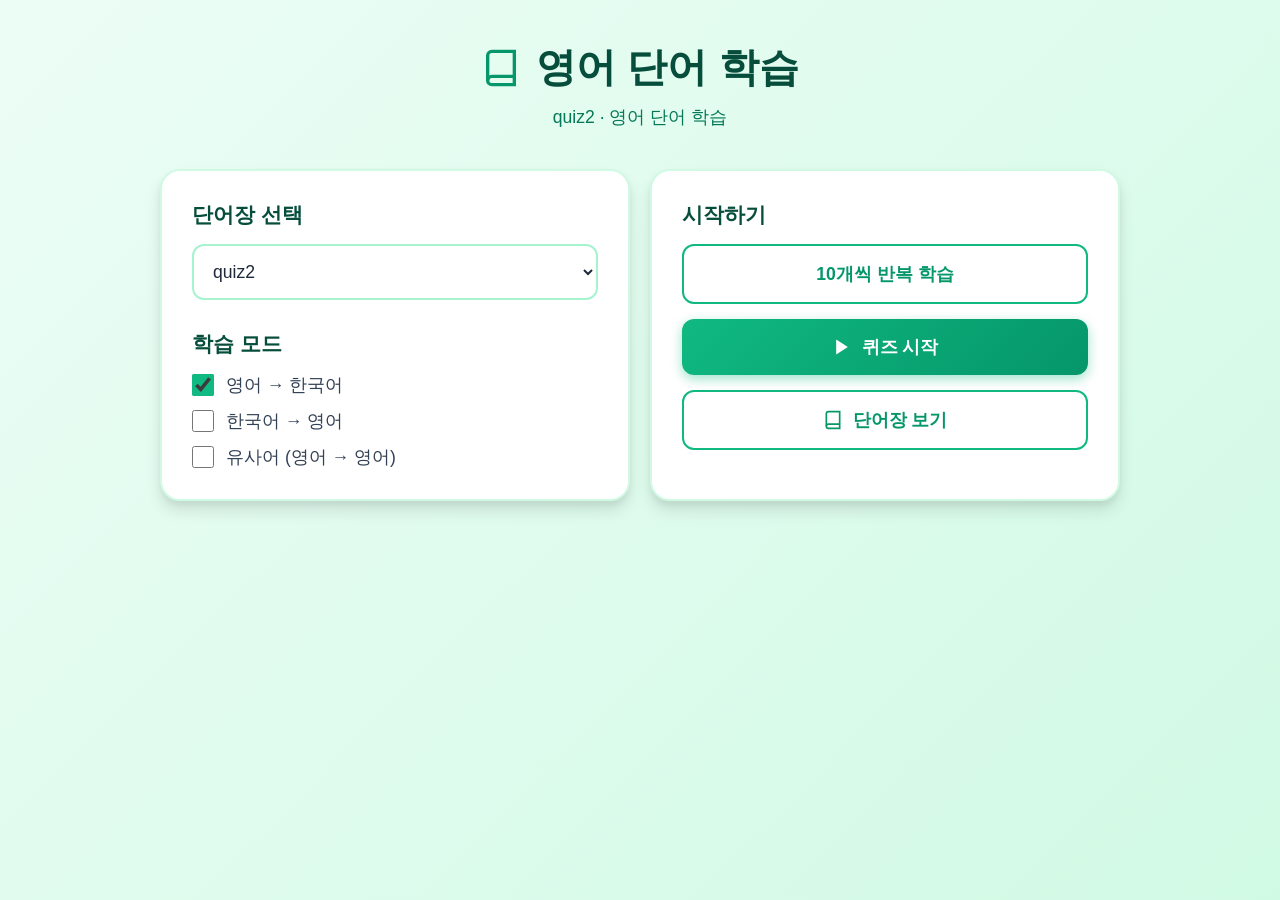
<file: index.html>
<!DOCTYPE html>
<html lang="ko">
<head>
  <meta charset="UTF-8">
  <meta name="viewport" content="width=device-width, initial-scale=1.0">
  <title>영어 단어 학습</title>
  <link rel="stylesheet" href="./css/style.css">
  <link rel="stylesheet" href="./css/learn.css">
</head>
<body>
  <div class="container">
    <div class="header">
      <svg class="icon" viewBox="0 0 24 24" fill="none" stroke="currentColor" stroke-width="2">
        <path d="M4 19.5A2.5 2.5 0 0 1 6.5 17H20"></path>
        <path d="M6.5 2H20v20H6.5A2.5 2.5 0 0 1 4 19.5v-15A2.5 2.5 0 0 1 6.5 2z"></path>
      </svg>
      <h1>영어 단어 학습</h1>
    </div>
    <p class="subtitle">quiz2 · 영어 단어 학습</p>

    <div class="grid">
      <div class="card">
        <h2>단어장 선택</h2>
        <select id="wordSet">
          <option value="quiz2">quiz2</option>
        </select>

        <h2 style="margin-top: 30px;">학습 모드</h2>
        <div class="mode-options">
          <label class="checkbox-label">
            <input type="checkbox" id="mode-enko" checked>
            <span>영어 → 한국어</span>
          </label>
          <label class="checkbox-label">
            <input type="checkbox" id="mode-koen">
            <span>한국어 → 영어</span>
          </label>
          <label class="checkbox-label">
            <input type="checkbox" id="mode-synonym">
            <span>유사어 (영어 → 영어)</span>
          </label>
        </div>
      </div>

      <div class="card">
        <h2>시작하기</h2>
        <a href="learn.html" class="btn-secondary learning-link">10개씩 반복 학습</a>
        <button class="btn-primary" onclick="startQuiz()">
          <svg class="btn-icon" viewBox="0 0 24 24" fill="currentColor">
            <polygon points="5 3 19 12 5 21 5 3"></polygon>
          </svg>
          퀴즈 시작
        </button>
        <button class="btn-secondary" onclick="startStudy()">
          <svg class="btn-icon" viewBox="0 0 24 24" fill="none" stroke="currentColor" stroke-width="2">
            <path d="M4 19.5A2.5 2.5 0 0 1 6.5 17H20"></path>
            <path d="M6.5 2H20v20H6.5A2.5 2.5 0 0 1 4 19.5v-15A2.5 2.5 0 0 1 6.5 2z"></path>
          </svg>
          단어장 보기
        </button>
      </div>
    </div>
  </div>

  <script src="./words/quiz2.js"></script>
  <script src="./js/common.js"></script>
  <script src="./js/main.js"></script>
</body>
</html>
</file>
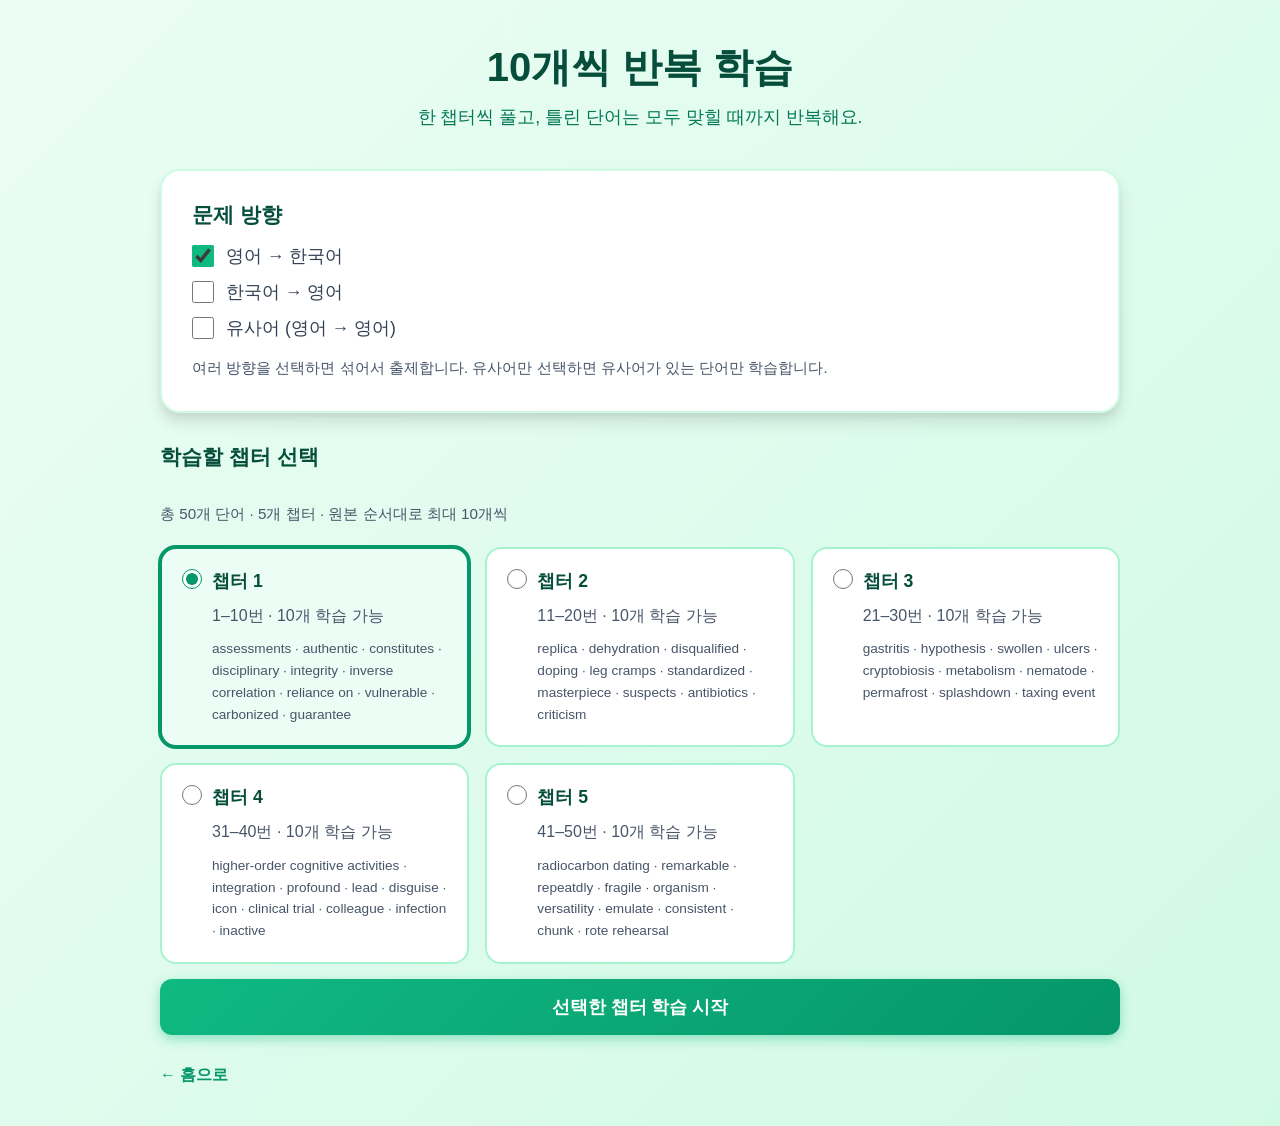
<file: learn.html>
<!DOCTYPE html>
<html lang="ko">
<head>
  <meta charset="UTF-8">
  <meta name="viewport" content="width=device-width, initial-scale=1.0">
  <title>10개씩 반복 학습 · quiz2</title>
  <link rel="stylesheet" href="./css/style.css">
  <link rel="stylesheet" href="./css/learn.css">
</head>
<body>
  <main class="container">
    <div class="header"><h1>10개씩 반복 학습</h1></div>
    <p class="subtitle">한 챕터씩 풀고, 틀린 단어는 모두 맞힐 때까지 반복해요.</p>
    <form id="learning-form">
      <section class="card">
        <fieldset>
          <legend>문제 방향</legend>
          <div class="mode-options">
            <label class="checkbox-label"><input type="checkbox" name="learn-mode" value="en-ko" checked>영어 → 한국어</label>
            <label class="checkbox-label"><input type="checkbox" name="learn-mode" value="ko-en">한국어 → 영어</label>
            <label class="checkbox-label"><input type="checkbox" name="learn-mode" value="synonym">유사어 (영어 → 영어)</label>
          </div>
        </fieldset>
        <p class="learning-note">여러 방향을 선택하면 섞어서 출제합니다. 유사어만 선택하면 유사어가 있는 단어만 학습합니다.</p>
      </section>
      <fieldset class="chapter-fieldset">
        <legend>학습할 챕터 선택</legend>
        <p id="chapter-summary" class="learning-note"></p>
        <div id="chapters" class="chapter-grid"></div>
      </fieldset>
      <p id="setup-message" class="learning-error" role="alert"></p>
      <button id="start-learning" type="submit" class="btn-primary">선택한 챕터 학습 시작</button>
    </form>
    <a href="index.html" class="home-link">← 홈으로</a>
  </main>
  <script src="./words/quiz2.js"></script>
  <script src="./js/common.js"></script>
  <script src="./js/learning.js"></script>
  <script src="./js/learn.js"></script>
</body>
</html>
</file>
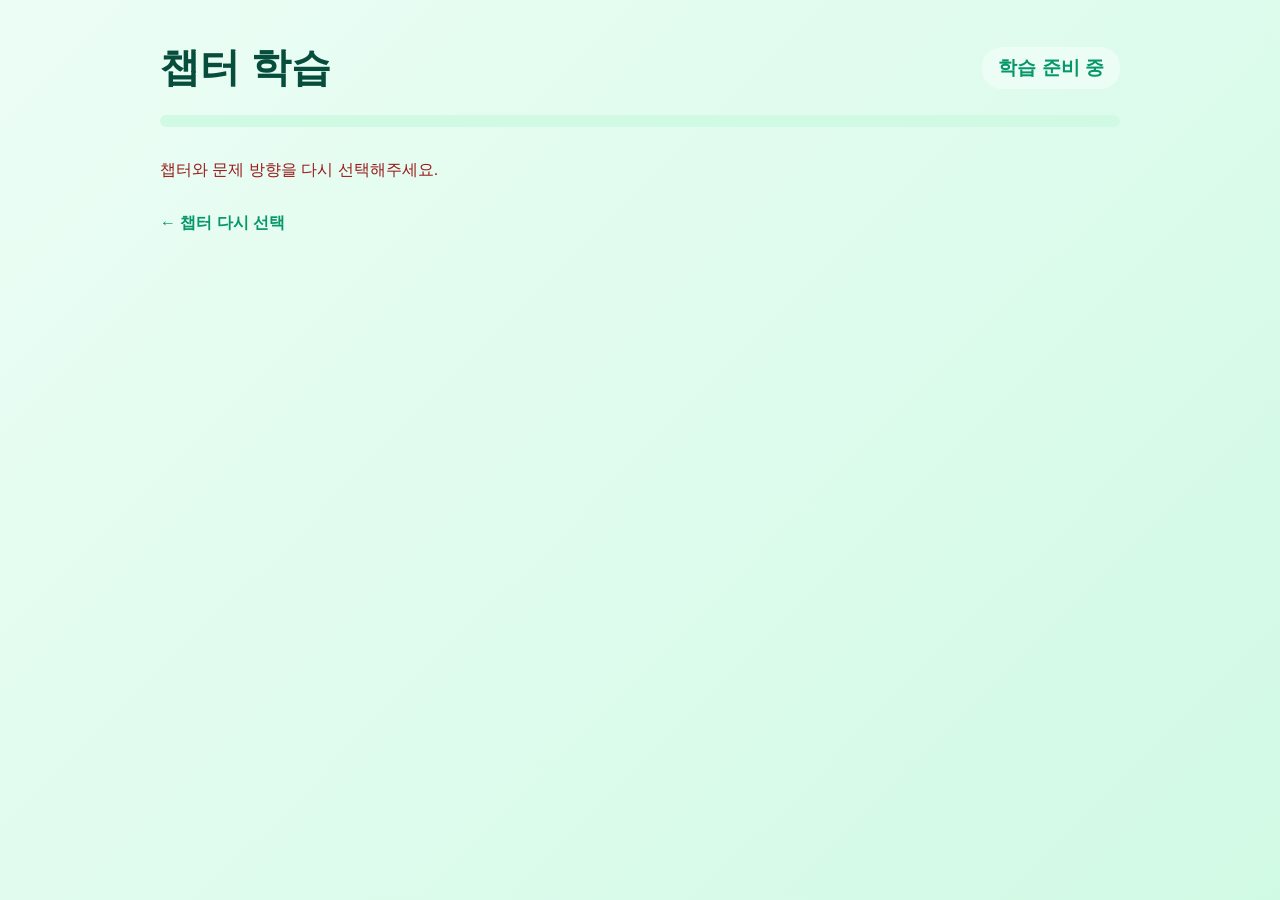
<file: practice.html>
<!DOCTYPE html>
<html lang="ko">
<head>
  <meta charset="UTF-8">
  <meta name="viewport" content="width=device-width, initial-scale=1.0">
  <title>챕터 학습 · quiz2</title>
  <link rel="stylesheet" href="./css/style.css">
  <link rel="stylesheet" href="./css/learn.css">
</head>
<body>
  <main class="container">
    <div class="quiz-header learning-header">
      <h1 id="chapter-title">챕터 학습</h1>
      <span id="mastery-count" class="counter">학습 준비 중</span>
    </div>
    <p id="round-status" class="round-status" role="status"></p>
    <div id="mastery-progress" class="progress-bar" role="progressbar" aria-label="맞힌 단어 수" aria-valuemin="0" aria-valuenow="0" aria-valuemax="10">
      <div id="progress" class="progress" style="width:0%"></div>
    </div>
    <section id="practice-panel" class="card">
      <div class="learning-question-header">
        <span id="mode-badge" class="mode-badge"></span>
        <span id="counter" class="counter"></span>
      </div>
      <h2 id="question" class="question"></h2>
      <form id="answer-form" class="answer-area">
        <label class="visually-hidden" for="answer">정답</label>
        <input type="text" id="answer" placeholder="정답을 입력하세요" autocomplete="off" enterkeyhint="done" aria-describedby="result">
        <button id="submit-btn" type="submit" class="btn-check">확인</button>
      </form>
      <button id="skip-btn" type="button" class="learning-skip">모르겠어요 · 정답 보기</button>
      <div id="result" class="result-area" role="status"></div>
    </section>
    <section id="completion-panel" class="card result-card" hidden>
      <div class="emoji" aria-hidden="true">🎉</div>
      <h2 id="completion-title" tabindex="-1">챕터 학습 완료!</h2>
      <p id="completion-detail" class="score-text"></p>
      <a id="next-chapter" class="btn-primary learning-link" hidden>다음 챕터 학습</a>
      <a href="learn.html" class="btn-secondary learning-link">다른 챕터 선택</a>
    </section>
    <p id="practice-error" class="learning-error" role="alert"></p>
    <a href="learn.html" class="home-link">← 챕터 다시 선택</a>
  </main>
  <script src="./words/quiz2.js"></script>
  <script src="./js/common.js"></script>
  <script src="./js/learning.js"></script>
  <script src="./js/practice.js"></script>
</body>
</html>
</file>
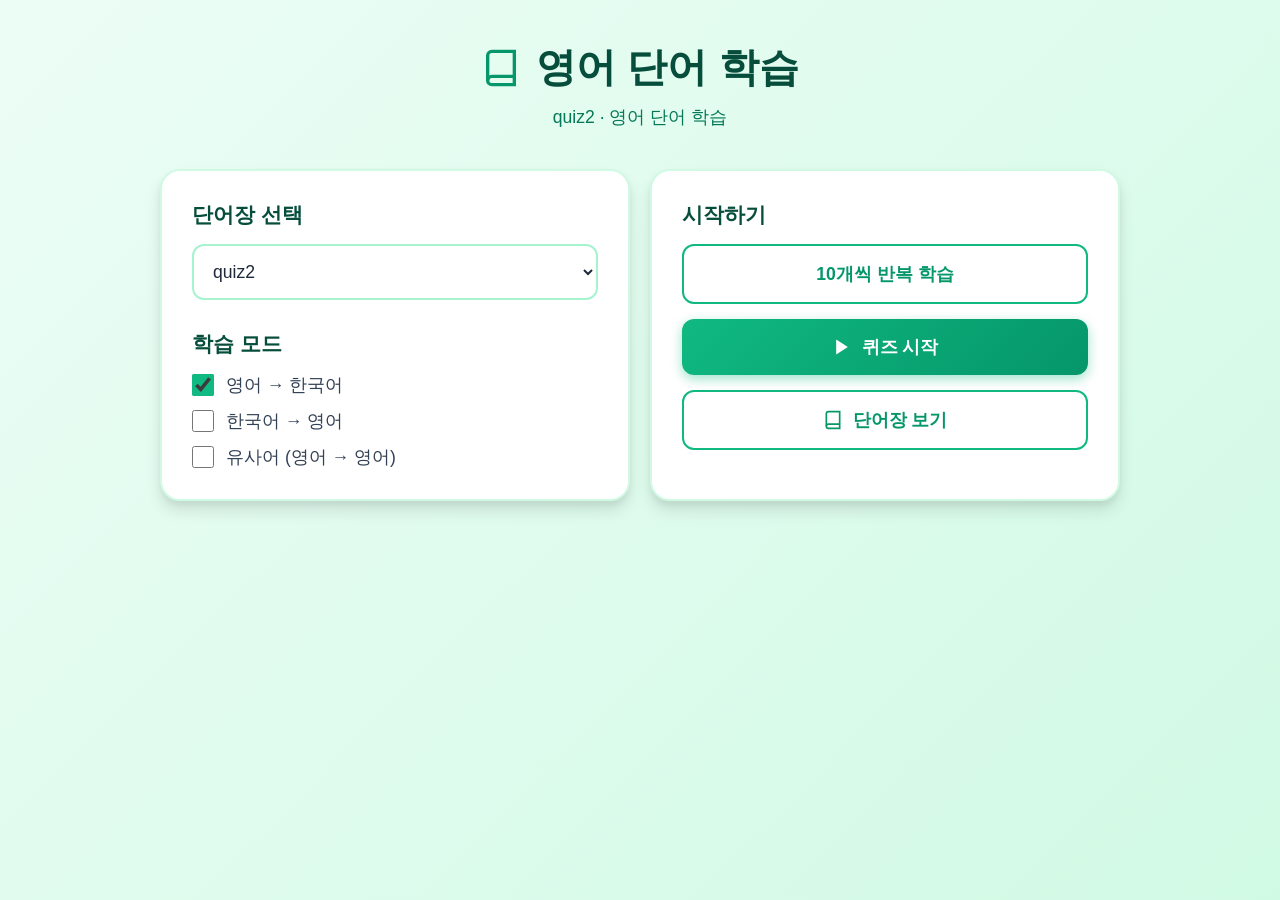
<file: quiz.html>
<!DOCTYPE html>
<html lang="ko">
<head>
  <meta charset="UTF-8">
  <meta name="viewport" content="width=device-width, initial-scale=1.0">
  <title>영어 퀴즈</title>
  <link rel="stylesheet" href="./css/style.css">
</head>
<body>
  <div class="container">
    <div class="quiz-header">
      <h1>영어 퀴즈</h1>
      <div id="counter" class="counter">1 / 10</div>
    </div>
    
    <div class="progress-bar">
      <div id="progress" class="progress"></div>
    </div>

    <div class="card">
      <div id="mode-badge" class="mode-badge">영어 → 한국어</div>
      <div id="question" class="question">Loading...</div>
      
      <div class="answer-area">
        <input type="text" id="answer" placeholder="정답을 입력하세요" autocomplete="off">
        <button id="submit-btn" class="btn-check">확인</button>
      </div>

      <div id="result" class="result-area"></div>
    </div>

    <a href="index.html" class="home-link">
      <svg class="icon-small" viewBox="0 0 24 24" fill="none" stroke="currentColor" stroke-width="2">
        <path d="M3 9l9-7 9 7v11a2 2 0 0 1-2 2H5a2 2 0 0 1-2-2z"></path>
        <polyline points="9 22 9 12 15 12 15 22"></polyline>
      </svg>
      홈으로 돌아가기
    </a>
  </div>

  <script src="./words/quiz2.js"></script>
  <script src="./js/common.js"></script>
  <script src="./js/quiz.js"></script>
</body>
</html>
</file>
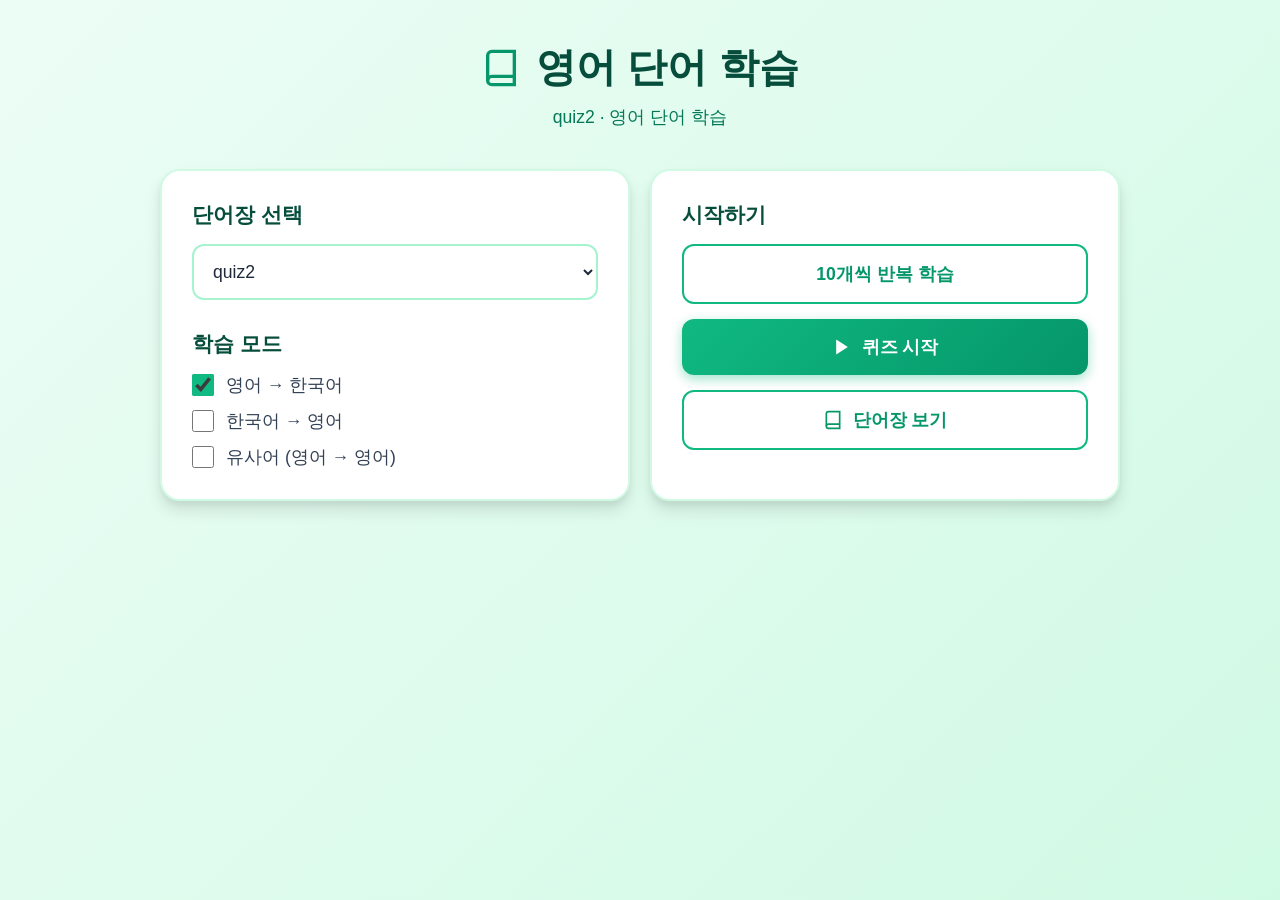
<file: result.html>
<!DOCTYPE html>
<html lang="ko">
<head>
  <meta charset="UTF-8">
  <meta name="viewport" content="width=device-width, initial-scale=1.0">
  <title>퀴즈 완료</title>
  <link rel="stylesheet" href="./css/style.css">
</head>
<body>
  <div class="container">
    <div class="card result-card">
      <div class="emoji">🎉</div>
      <h1>퀴즈 완료!</h1>
      <div id="score" class="score-text"></div>

      <div class="button-group">
        <button id="retry-btn" class="btn-primary" onclick="retryWrong()" style="display: none;">
          <svg class="btn-icon" viewBox="0 0 24 24" fill="none" stroke="currentColor" stroke-width="2">
            <polyline points="1 4 1 10 7 10"></polyline>
            <path d="M3.51 15a9 9 0 1 0 2.13-9.36L1 10"></path>
          </svg>
          틀린 문제 다시 풀기
        </button>
        <button class="btn-secondary" onclick="location.href='index.html'">
          <svg class="btn-icon" viewBox="0 0 24 24" fill="none" stroke="currentColor" stroke-width="2">
            <path d="M3 9l9-7 9 7v11a2 2 0 0 1-2 2H5a2 2 0 0 1-2-2z"></path>
            <polyline points="9 22 9 12 15 12 15 22"></polyline>
          </svg>
          처음으로 돌아가기
        </button>
      </div>
    </div>
  </div>

  <script src="./words/quiz2.js"></script>
  <script src="./js/common.js"></script>
  <script src="./js/result.js"></script>
</body>
</html>
</file>
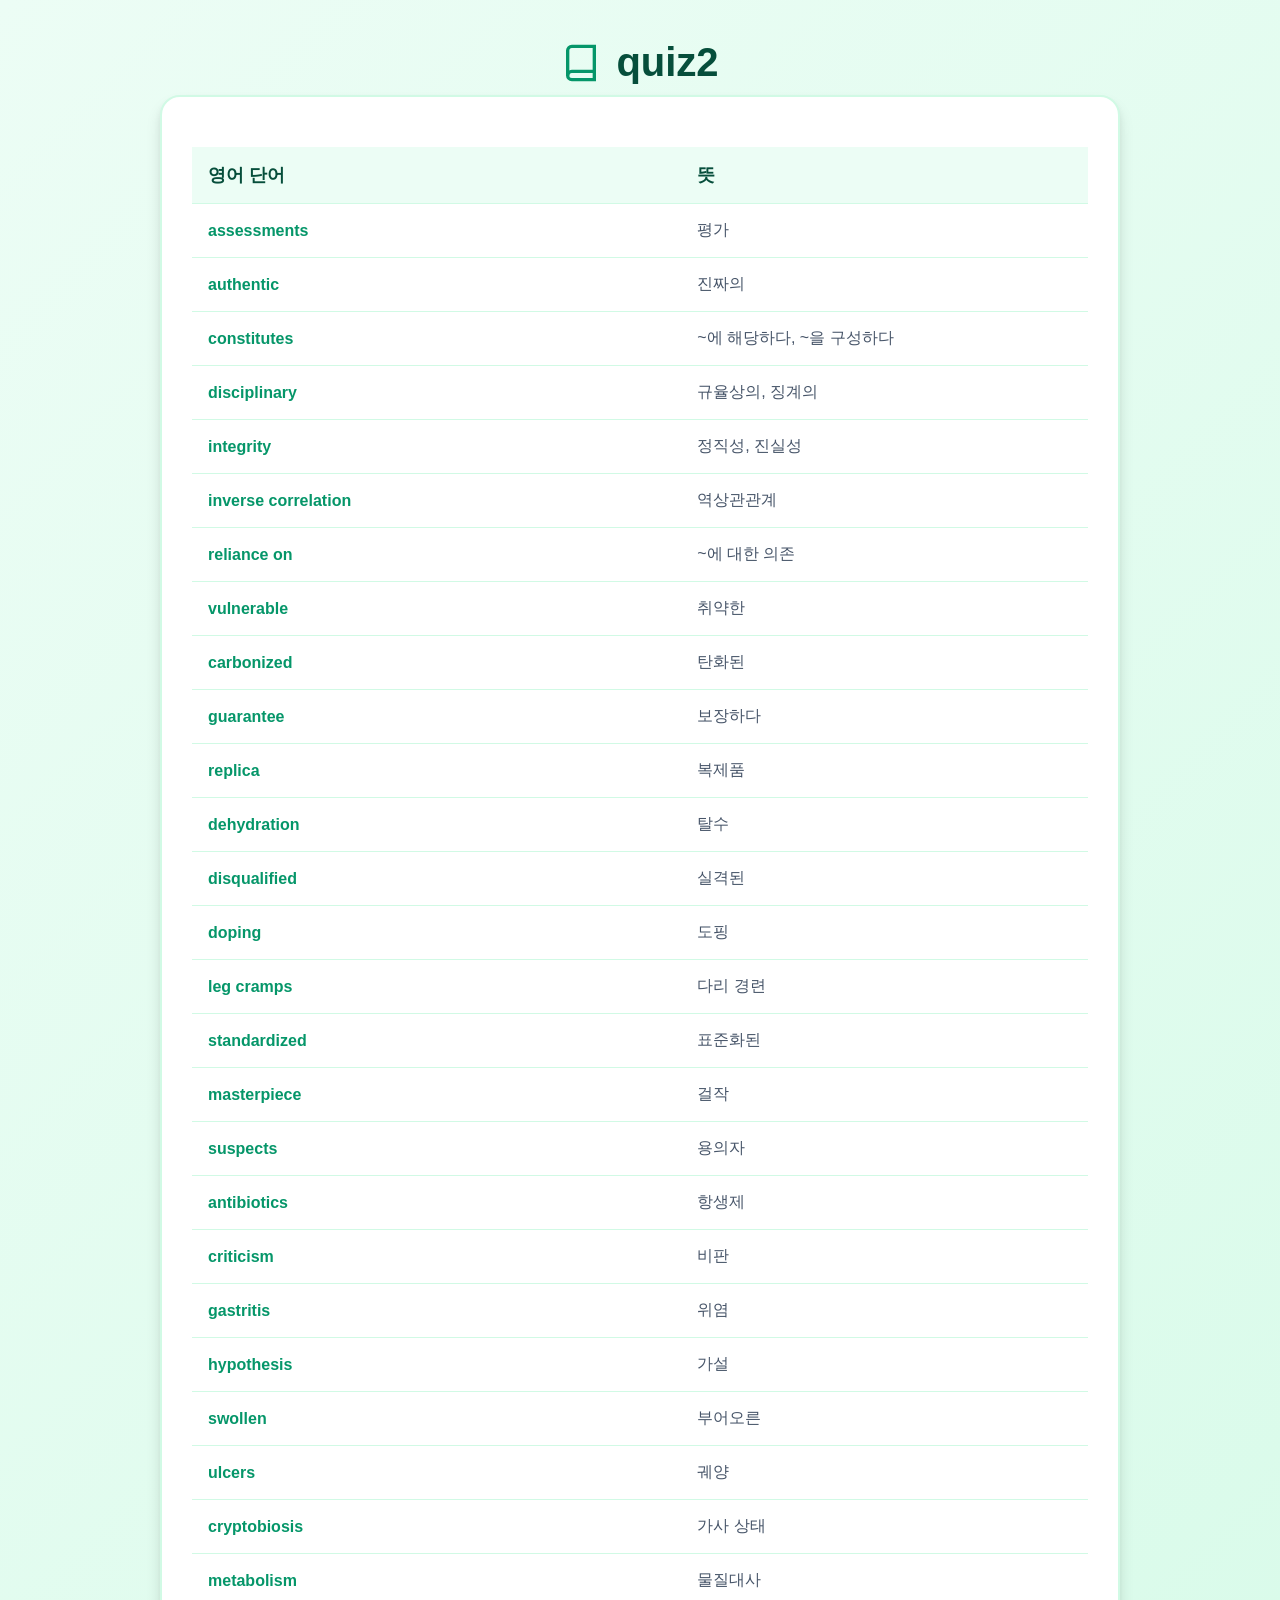
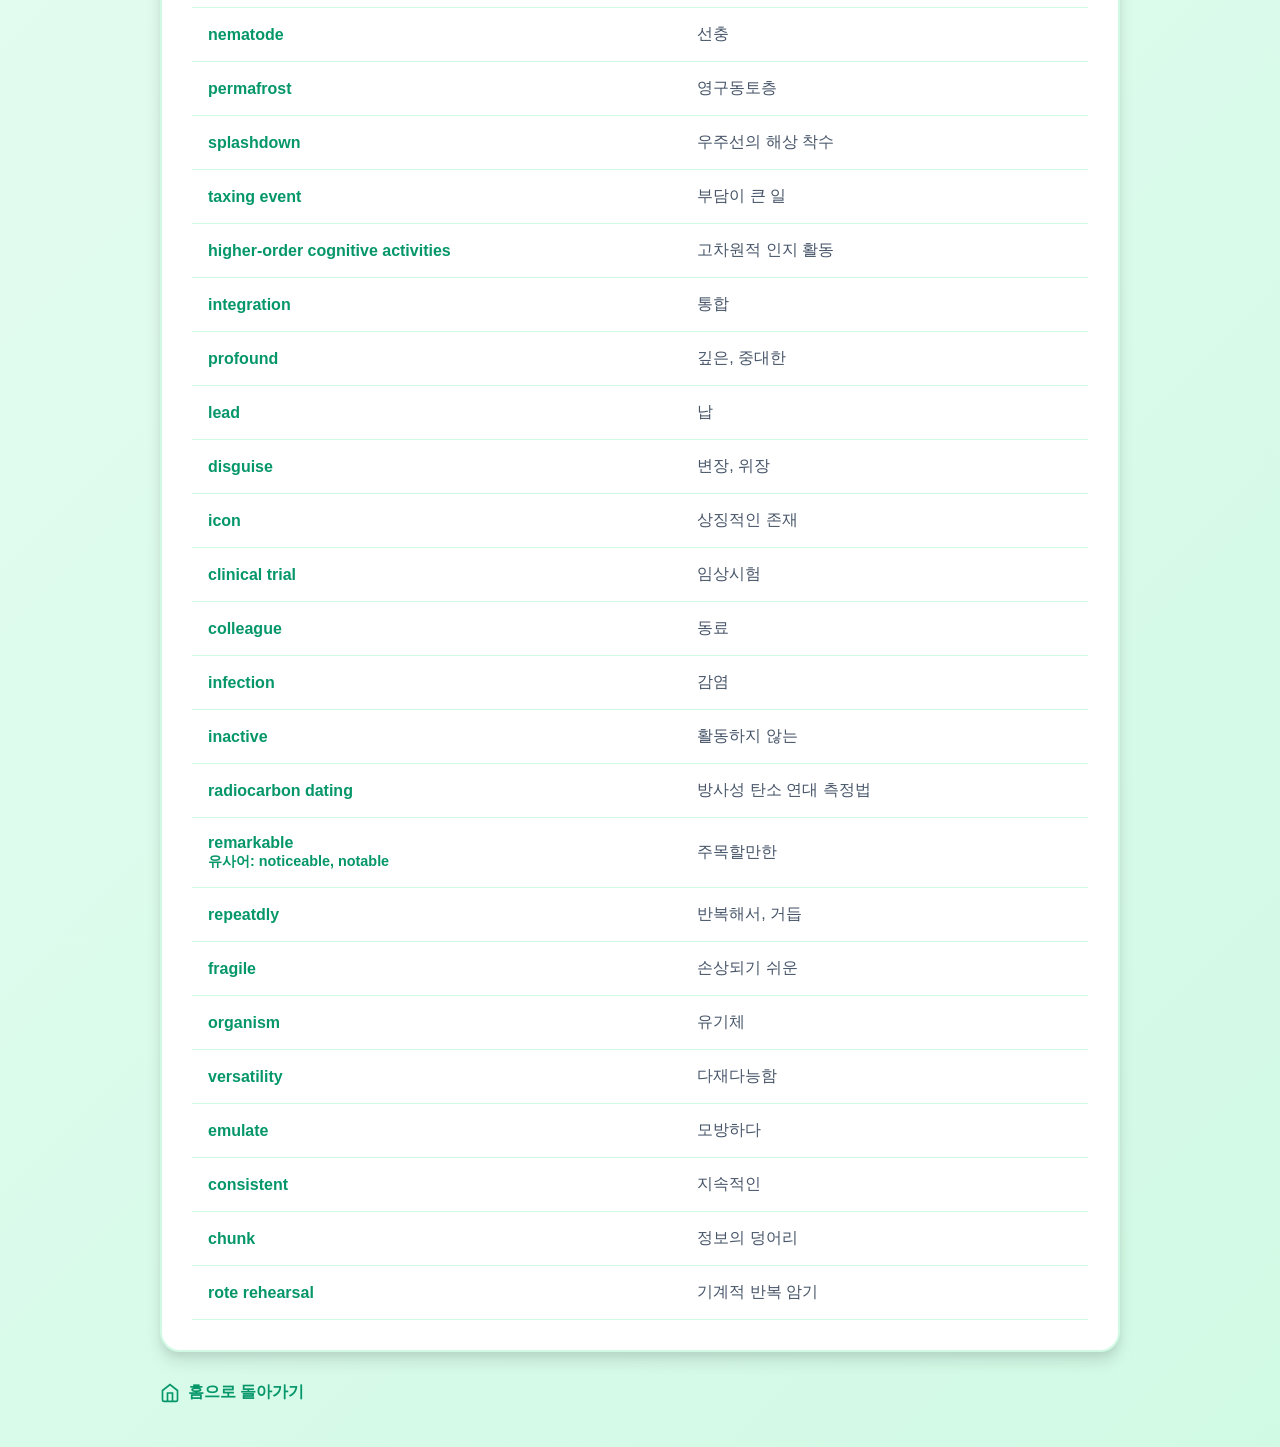
<file: study.html>
<!DOCTYPE html>
<html lang="ko">
<head>
  <meta charset="UTF-8">
  <meta name="viewport" content="width=device-width, initial-scale=1.0">
  <title>단어장</title>
  <link rel="stylesheet" href="./css/style.css">
</head>
<body>
  <div class="container">
    <div class="header">
      <svg class="icon" viewBox="0 0 24 24" fill="none" stroke="currentColor" stroke-width="2">
        <path d="M4 19.5A2.5 2.5 0 0 1 6.5 17H20"></path>
        <path d="M6.5 2H20v20H6.5A2.5 2.5 0 0 1 4 19.5v-15A2.5 2.5 0 0 1 6.5 2z"></path>
      </svg>
      <h1 id="study-title">단어장</h1>
    </div>

    <div class="card">
      <table id="word-table">
        <thead>
          <tr>
            <th>영어 단어</th>
            <th>뜻</th>
          </tr>
        </thead>
        <tbody id="word-list"></tbody>
      </table>
    </div>

    <a href="index.html" class="home-link">
      <svg class="icon-small" viewBox="0 0 24 24" fill="none" stroke="currentColor" stroke-width="2">
        <path d="M3 9l9-7 9 7v11a2 2 0 0 1-2 2H5a2 2 0 0 1-2-2z"></path>
        <polyline points="9 22 9 12 15 12 15 22"></polyline>
      </svg>
      홈으로 돌아가기
    </a>
  </div>

  <script src="./words/quiz2.js"></script>
  <script src="./js/common.js"></script>
  <script src="./js/study.js"></script>
</body>
</html>
</file>
<file: css/style.css>
* {
  margin: 0;
  padding: 0;
  box-sizing: border-box;
}

body {
  font-family: -apple-system, BlinkMacSystemFont, 'Segoe UI', 'Apple SD Gothic Neo', sans-serif;
  background: linear-gradient(135deg, #ecfdf5 0%, #d1fae5 100%);
  min-height: 100vh;
  padding: 20px;
  color: #1e293b;
}

.container {
  max-width: 1000px;
  margin: 0 auto;
  padding: 20px;
}

.header {
  display: flex;
  align-items: center;
  justify-content: center;
  gap: 15px;
  margin-bottom: 10px;
}

.icon {
  width: 40px;
  height: 40px;
  color: #059669;
}

.icon-small {
  width: 20px;
  height: 20px;
}

h1 {
  font-size: 2.5rem;
  color: #064e3b;
  font-weight: 800;
}

.subtitle {
  text-align: center;
  color: #047857;
  font-size: 1.1rem;
  margin-bottom: 40px;
}

.grid {
  display: grid;
  grid-template-columns: repeat(auto-fit, minmax(300px, 1fr));
  gap: 20px;
  margin-top: 30px;
}

.card {
  background: white;
  border-radius: 20px;
  padding: 30px;
  box-shadow: 0 4px 6px rgba(0, 0, 0, 0.05), 0 10px 15px rgba(0, 0, 0, 0.1);
  border: 2px solid #d1fae5;
}

h2 {
  color: #064e3b;
  font-size: 1.3rem;
  margin-bottom: 15px;
  font-weight: 700;
}

select {
  width: 100%;
  padding: 15px;
  font-size: 1.1rem;
  border: 2px solid #a7f3d0;
  border-radius: 12px;
  background: white;
  color: #1e293b;
  cursor: pointer;
  transition: all 0.3s;
}

select:hover {
  border-color: #6ee7b7;
}

select:focus {
  outline: none;
  border-color: #10b981;
  box-shadow: 0 0 0 3px rgba(16, 185, 129, 0.1);
}

.mode-options {
  display: flex;
  flex-direction: column;
  gap: 12px;
}

.checkbox-label {
  display: flex;
  align-items: center;
  gap: 12px;
  cursor: pointer;
  font-size: 1.1rem;
  color: #334155;
  transition: color 0.3s;
}

.checkbox-label:hover {
  color: #059669;
}

.checkbox-label input[type="checkbox"] {
  width: 22px;
  height: 22px;
  cursor: pointer;
  accent-color: #10b981;
}

.btn-primary, .btn-secondary, .btn-check {
  width: 100%;
  padding: 16px 24px;
  font-size: 1.1rem;
  font-weight: 600;
  border: none;
  border-radius: 12px;
  cursor: pointer;
  display: flex;
  align-items: center;
  justify-content: center;
  gap: 10px;
  transition: all 0.3s;
  margin-top: 15px;
}

.btn-primary {
  background: linear-gradient(135deg, #10b981 0%, #059669 100%);
  color: white;
  box-shadow: 0 4px 12px rgba(16, 185, 129, 0.4);
}

.btn-primary:hover {
  transform: translateY(-2px);
  box-shadow: 0 6px 16px rgba(16, 185, 129, 0.5);
}

.btn-secondary {
  background: white;
  color: #059669;
  border: 2px solid #10b981;
}

.btn-secondary:hover {
  background: #ecfdf5;
  transform: translateY(-2px);
}

.btn-check {
  background: linear-gradient(135deg, #10b981 0%, #059669 100%);
  color: white;
  padding: 16px 30px;
  width: auto;
  margin: 0;
  box-shadow: 0 4px 12px rgba(16, 185, 129, 0.4);
}

.btn-check:hover {
  transform: translateY(-2px);
  box-shadow: 0 6px 16px rgba(16, 185, 129, 0.5);
}

.btn-icon {
  width: 20px;
  height: 20px;
}

.home-link {
  display: inline-flex;
  align-items: center;
  gap: 8px;
  margin-top: 30px;
  color: #059669;
  text-decoration: none;
  font-weight: 600;
  transition: color 0.3s;
}

.home-link:hover {
  color: #047857;
}

/* Quiz Page */
.quiz-header {
  display: flex;
  justify-content: space-between;
  align-items: center;
  margin-bottom: 20px;
}

.counter {
  font-size: 1.2rem;
  font-weight: 700;
  color: #059669;
  background: #ecfdf5;
  padding: 8px 16px;
  border-radius: 20px;
}

.progress-bar {
  width: 100%;
  height: 12px;
  background: #d1fae5;
  border-radius: 10px;
  overflow: hidden;
  margin-bottom: 30px;
}

.progress {
  height: 100%;
  background: linear-gradient(90deg, #10b981 0%, #059669 100%);
  transition: width 0.3s;
  border-radius: 10px;
}

.mode-badge {
  display: inline-block;
  background: #ecfdf5;
  color: #059669;
  padding: 8px 16px;
  border-radius: 20px;
  font-size: 0.9rem;
  font-weight: 600;
  margin-bottom: 20px;
}

.question {
  font-size: 2rem;
  font-weight: 700;
  color: #1e293b;
  text-align: center;
  margin: 30px 0;
  min-height: 60px;
}

.answer-area {
  display: flex;
  gap: 12px;
  margin: 30px 0;
}

#answer {
  flex: 1;
  padding: 16px;
  font-size: 1.1rem;
  border: 2px solid #a7f3d0;
  border-radius: 12px;
  transition: all 0.3s;
}

#answer:focus {
  outline: none;
  border-color: #10b981;
  box-shadow: 0 0 0 3px rgba(16, 185, 129, 0.1);
}

#answer:disabled {
  background: #f1f5f9;
}

.result-area {
  min-height: 80px;
  display: flex;
  align-items: center;
  justify-content: center;
}

.result-correct, .result-wrong {
  padding: 20px;
  border-radius: 12px;
  text-align: center;
  width: 100%;
}

.result-correct {
  background: #d1fae5;
  border: 2px solid #6ee7b7;
  color: #065f46;
}

.result-wrong {
  background: #fee2e2;
  border: 2px solid #fca5a5;
  color: #991b1b;
}

.result-title {
  font-size: 1.3rem;
  font-weight: 700;
  margin-bottom: 8px;
  display: flex;
  align-items: center;
  justify-content: center;
  gap: 8px;
}

.result-answer {
  font-size: 1.1rem;
  margin-top: 8px;
}

/* Study Page */
#word-table {
  width: 100%;
  border-collapse: collapse;
  margin-top: 20px;
}

#word-table th, #word-table td {
  padding: 16px;
  text-align: left;
  border-bottom: 1px solid #d1fae5;
}

#word-table th {
  background: #ecfdf5;
  color: #064e3b;
  font-weight: 700;
  font-size: 1.1rem;
}

#word-table tr:hover {
  background: #f0fdf4;
}

#word-table td:first-child {
  font-weight: 600;
  color: #059669;
}

#word-table td:last-child {
  color: #475569;
}

/* Result Page */
.result-card {
  text-align: center;
  max-width: 600px;
  margin: 50px auto;
}

.emoji {
  font-size: 5rem;
  margin-bottom: 20px;
}

.score-text {
  font-size: 1.3rem;
  color: #475569;
  margin: 20px 0 30px 0;
}

.button-group {
  display: flex;
  flex-direction: column;
  gap: 12px;
  margin-top: 30px;
}

/* Responsive */
@media (max-width: 768px) {
  h1 {
    font-size: 2rem;
  }

  .grid {
    grid-template-columns: 1fr;
  }

  .question {
    font-size: 1.5rem;
  }

  .answer-area {
    flex-direction: column;
  }

  .btn-check {
    width: 100%;
  }
}
</file>
<file: css/learn.css>
.learning-link { text-decoration: none; }
[hidden] { display: none !important; }
.chapter-fieldset, #learning-form fieldset { border: 0; min-width: 0; }
#learning-form legend { color: #064e3b; font-size: 1.3rem; font-weight: 700; margin-bottom: 15px; }
.chapter-fieldset { margin-top: 30px; }
.learning-note { color: #475569; font-size: .95rem; line-height: 1.7; margin-top: 15px; }
.chapter-grid { display: grid; grid-template-columns: repeat(auto-fit, minmax(min(100%, 260px), 1fr)); gap: 16px; margin-top: 20px; }
.chapter-card { display: grid; grid-template-columns: auto 1fr; align-content: start; gap: 10px; background: white; border: 2px solid #a7f3d0; border-radius: 16px; padding: 20px; cursor: pointer; }
.chapter-card:has(input:checked) { border-color: #059669; background: #ecfdf5; box-shadow: 0 0 0 2px #059669; }
.chapter-card:has(input:focus-visible) { outline: 3px solid #047857; outline-offset: 4px; }
.chapter-card input { width: 20px; height: 20px; accent-color: #059669; }
.chapter-card strong { color: #064e3b; font-size: 1.1rem; }
.chapter-card span { grid-column: 2; color: #475569; line-height: 1.6; }
.chapter-card .chapter-preview { font-size: .85rem; overflow-wrap: anywhere; }
.chapter-unavailable { opacity: .55; cursor: not-allowed; }
.learning-error { color: #991b1b; line-height: 1.6; margin-top: 15px; }
.round-status { color: #047857; line-height: 1.7; margin-bottom: 16px; }
.learning-header, .learning-question-header { display: flex; align-items: center; justify-content: space-between; gap: 12px; flex-wrap: wrap; }
.learning-question-header .mode-badge { margin-bottom: 0; }
.learning-skip { display: block; margin: 0 auto 20px; padding: 10px; background: none; border: none; color: #047857; font-size: 1rem; text-decoration: underline; cursor: pointer; }
button:disabled { opacity: .5; cursor: not-allowed; transform: none; }
.visually-hidden { position: absolute; width: 1px; height: 1px; padding: 0; margin: -1px; overflow: hidden; clip-path: inset(50%); white-space: nowrap; }
.question { overflow-wrap: anywhere; }
.learning-answer { font-size: 1.6rem; font-weight: 700; line-height: 1.5; overflow-wrap: anywhere; }
#answer { min-width: 0; }
@media (max-width: 480px) {
  .container { padding: 0; }
  .card { padding: 22px; }
  .header h1, .learning-header h1 { font-size: 1.7rem; }
}
</file>
